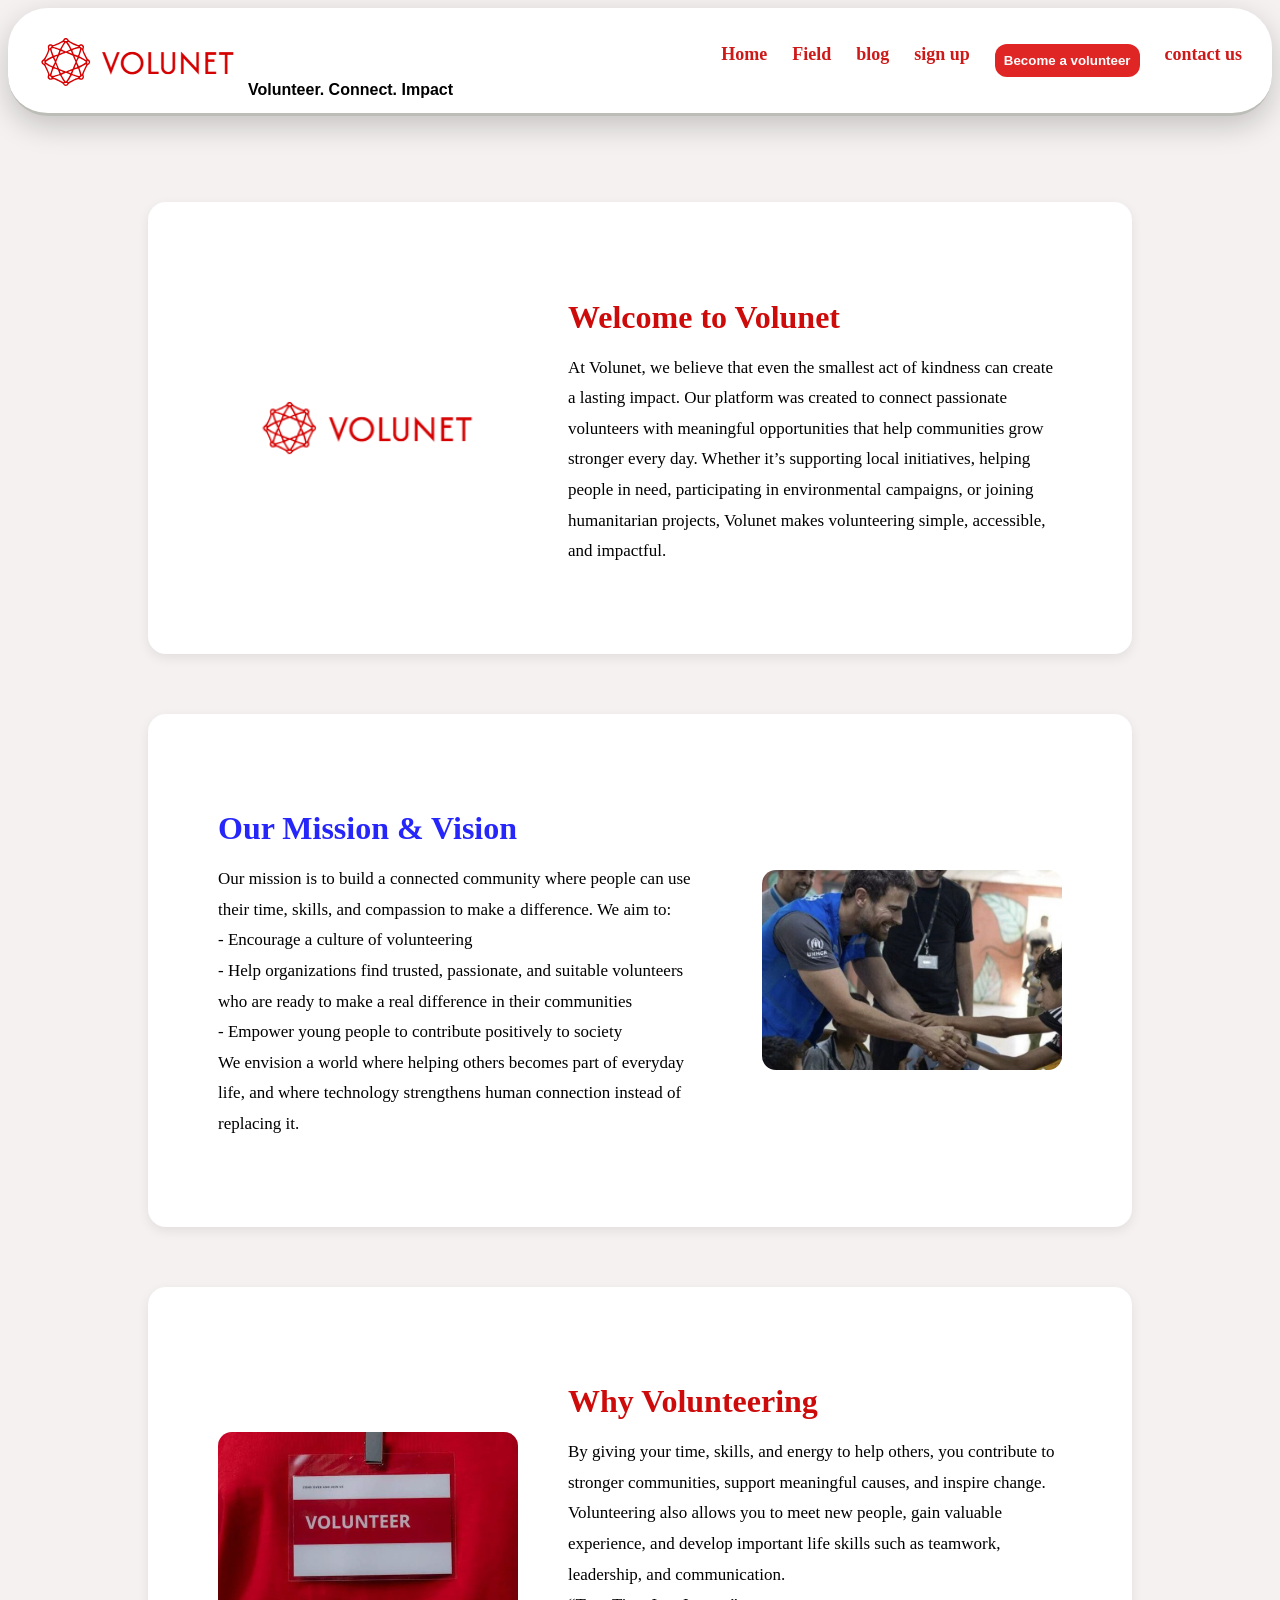
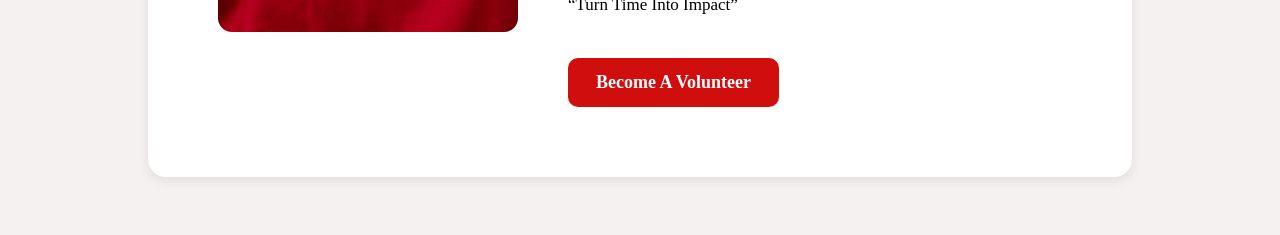
<file: about.html>
<!DOCTYPE html>
<html lang="en">
<head>
    <meta charset="UTF-8">
    <meta name="viewport" content="width=device-width, initial-scale=1.0">
    <title>Document</title>
    <link rel="stylesheet" href="about.css">
</head>
<nav class="navbar">
<div class="brand"><img src="téléchargé (2)5.png" alt="" class="logos" >
 <span class="slogan"> Volunteer. Connect. Impact</span>
</div>
<div class="menu-toggle" id="menu-toggle">
        ☰
    </div>

<ul class="lin" id="nav-links">  

<li><a href="index.html" >Home </a></li>
<li><a href="Onsite Field.html" >Field</a></li>
<li><a href="blog.html" >blog</a></li>
<li><a href="signup.html" target="_blank" >sign up </a></li>

<li><a href="Become.html" ><button>Become a volunteer</button></a></li>
<li><a href="index.html" >contact us</a></li>

</ul>

    </nav> <br><br>



<body>
    




  <div class="about-container">

    <!-- First Section -->
    <div class="section">
      <img src="téléchargé (2)4.png"
           alt="About Image">

      <div class="content">
        <h2>Welcome to Volunet</h2>

        <p>
         At Volunet, we believe that even the smallest act of kindness can create a lasting impact. Our platform was created to connect passionate volunteers with meaningful opportunities that help communities grow stronger every day.
Whether it’s supporting local initiatives, helping people in need, participating in environmental campaigns, or joining humanitarian projects, Volunet makes volunteering simple, accessible, and impactful.
        </p>
      </div>
    </div>

    <!-- Second Section -->
    <div class="section reverse">
      <img src="the.webp"
           alt="Mission Image">

      <div class="content">
        <h2 class="mo">Our Mission & Vision</h2>

        <p>
         Our mission is to build a connected community where people can use their time, skills, and compassion to make a difference.
We aim to: <br>
- Encourage a culture of volunteering <br>
- Help organizations find trusted, passionate, and suitable volunteers who are ready to make a real difference in their communities <br>
- Empower young people to contribute positively to society <br>
We envision a world where helping others becomes part of everyday life, and where technology strengthens human connection instead of replacing it.
        </p>
      </div>
    </div>

    <!-- Third Section -->
    <div class="section">
      <img src="badg.webp"
           alt="Join Us Image">

      <div class="content">
        <h2>Why Volunteering</h2>

        <p>
         By giving your time, skills, and energy to help others, you contribute to stronger communities, support 
         meaningful causes, and inspire change. Volunteering also allows you to meet new people, gain valuable experience, and develop important life skills such as teamwork, leadership, and communication. <br>
          <i></i><q>Turn Time Into Impact</q>  </i>
        </p>

        <a href="Become.html" class="btn">Become A Volunteer</a>
      </div>
    </div>

  </div>

<script>
const menu = document.getElementById("menu-toggle");
const links = document.getElementById("nav-links");

menu.addEventListener("click", () => {
    links.classList.toggle("active");
    menu.classList.toggle("active");
});
</script>


</body>
</html>
</file>
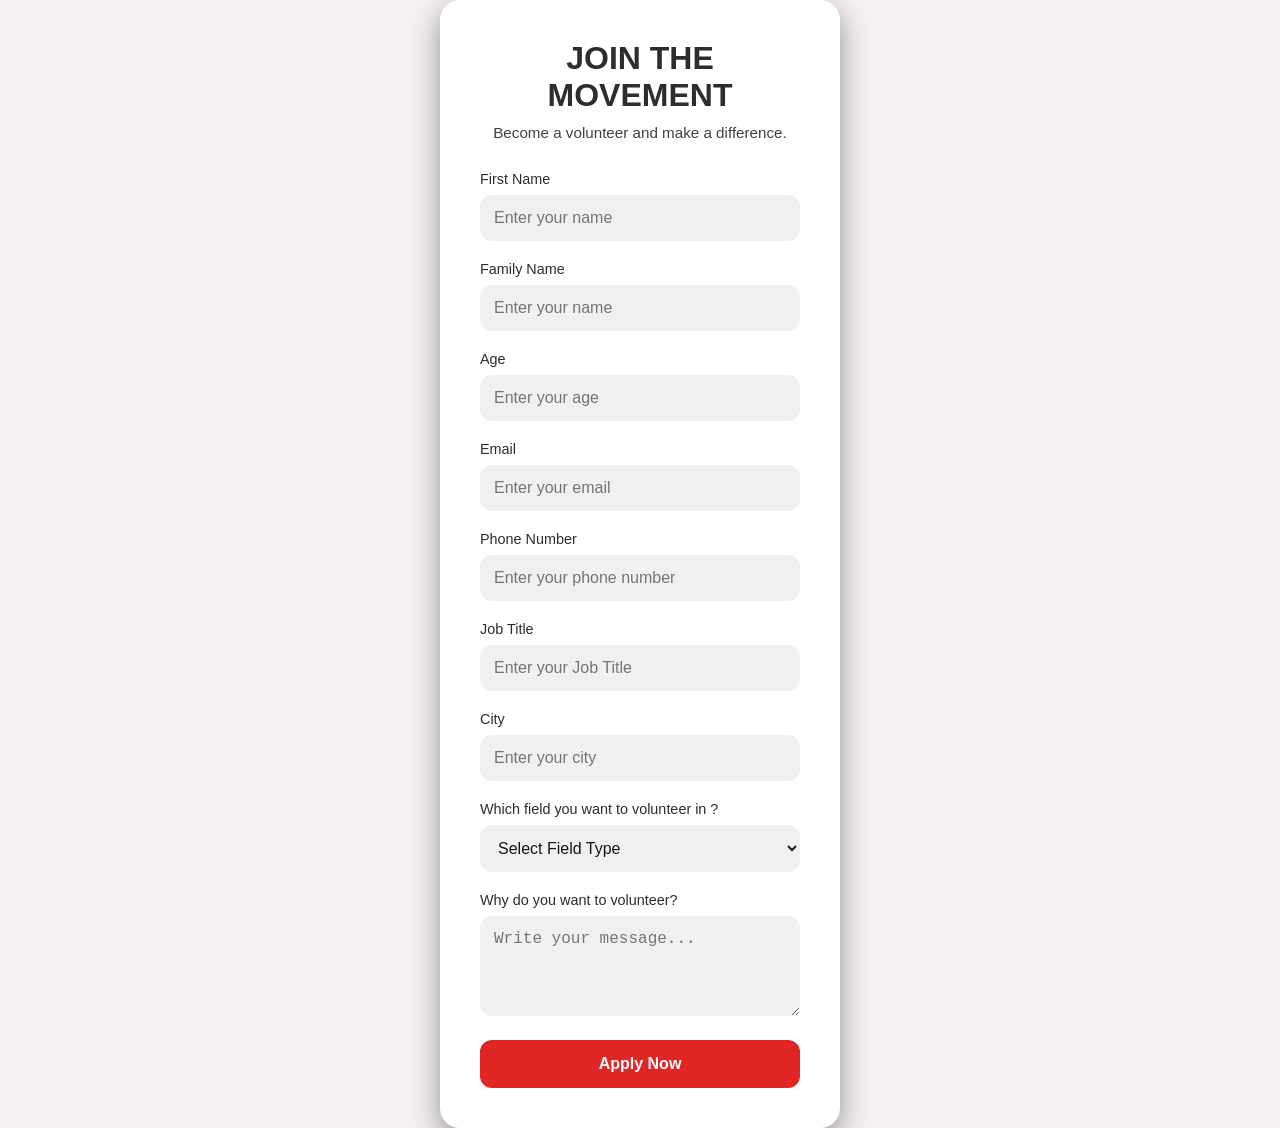
<file: Become.html>
<!DOCTYPE html>
<html lang="en">
<head>
    <meta charset="UTF-8">
    <meta name="viewport" content="width=device-width, initial-scale=1.0">
    <title>Document</title>
    <link rel="stylesheet" href="Become.css">
</head>
<body>
  <div class="form-box">
    <h1>JOIN THE MOVEMENT</h1>
    <p>Become a volunteer and make a difference.</p>

    <form>
      <div class="input-group">
        <label>First Name</label>
        <input type="text" placeholder="Enter your name" required>
      </div>

      <div class="input-group">
        <label>Family Name</label>
        <input type="text" placeholder="Enter your name" required>
      </div>

      <div class="input-group">
        <label>Age</label>
  <input 
    type="number" id="age" min="19" required placeholder="Enter your age"
  >
      </div>

      

      <div class="input-group">
        <label>Email</label>
        <input type="email" placeholder="Enter your email" required>
      </div>

      <div class="input-group">
        <label>Phone Number</label>
        <input type="tel" placeholder="Enter your phone number" required>
      </div>

<div class="input-group">
        <label>Job Title</label>
        <input type="text" placeholder="Enter your Job Title" required>
      </div>

<div class="input-group">
 <label>City</label>

  <input 
    type="text" 
    name="city"
    placeholder="Enter your city"
    required
  ></div>




<div class="input-group">
        <label>Which field you want to volunteer in ? </label>

  <select id="jobType" required>
    <option value="">Select  Field Type</option>
    <option value="onsite">Onsite  Field</option>
    <option value="online">Online  Field</option>
  </select>
      </div>
<!-- Onsite Jobs List -->
<div class="input-group" id="onsiteJobs" style="display:none;">
  <label>Select an Onsite  Field</label>

  <select>
    <option>Planting</option>
    <option>Animal Care</option>
    <option>Hospital Visits</option>
    <option>Event Organising</option>
    <option>Elderly Support</option>
    <option>Fundraising & Donations</option>
    <option>Clean-Up Campaigns</option>
    <option>Refugee Teaching</option>
    <option>Support Groups</option>
    <option>Mosque Care</option>
    <option>Historical Heritage Preservation</option>
    <option>Sports & Recreation</option>
    <option>First Aid Help</option>
    <option>Disaster Intervention</option>
    <option>Homeless Support</option>
    <option>Disability Care</option>
     </select>
</div>

<!-- Online Jobs List -->
<div class="input-group" id="onlineJobs" style="display:none;">
  <label>Select an Online  Field</label>

  <select>
    <option>Coding</option>
    <option>Graphic Design</option>
    <option>Translation</option>
    <option>Writing</option>
    <option>Online Teaching</option>
    <option>Editing</option>
    <option>Voice Over</option>
    <option>Online Advocacy</option>
    <option>Virtual Events</option>
    <option>Support Calls</option>
    <option>Virtual Assistant</option>
    <option>Fundraising Online Campaigns</option>
  </select>
</div>

<script>
  const jobType = document.getElementById("jobType");
  const onsiteJobs = document.getElementById("onsiteJobs");
  const onlineJobs = document.getElementById("onlineJobs");

  jobType.addEventListener("change", function () {

    if (this.value === "onsite") {
      onsiteJobs.style.display = "block";
      onlineJobs.style.display = "none";
    } 
    
    else if (this.value === "online") {
      onlineJobs.style.display = "block";
      onsiteJobs.style.display = "none";
    } 
    
    else {
      onsiteJobs.style.display = "none";
      onlineJobs.style.display = "none";
    }

  });
</script>


















      <div class="input-group">
        <label>Why do you want to volunteer?</label>
        <textarea placeholder="Write your message..."></textarea>
      </div>

      <button type="submit">Apply Now</button>
      
    </form>
  </div>


</body>
</html>








    </form>
</body>
</html>
</file>
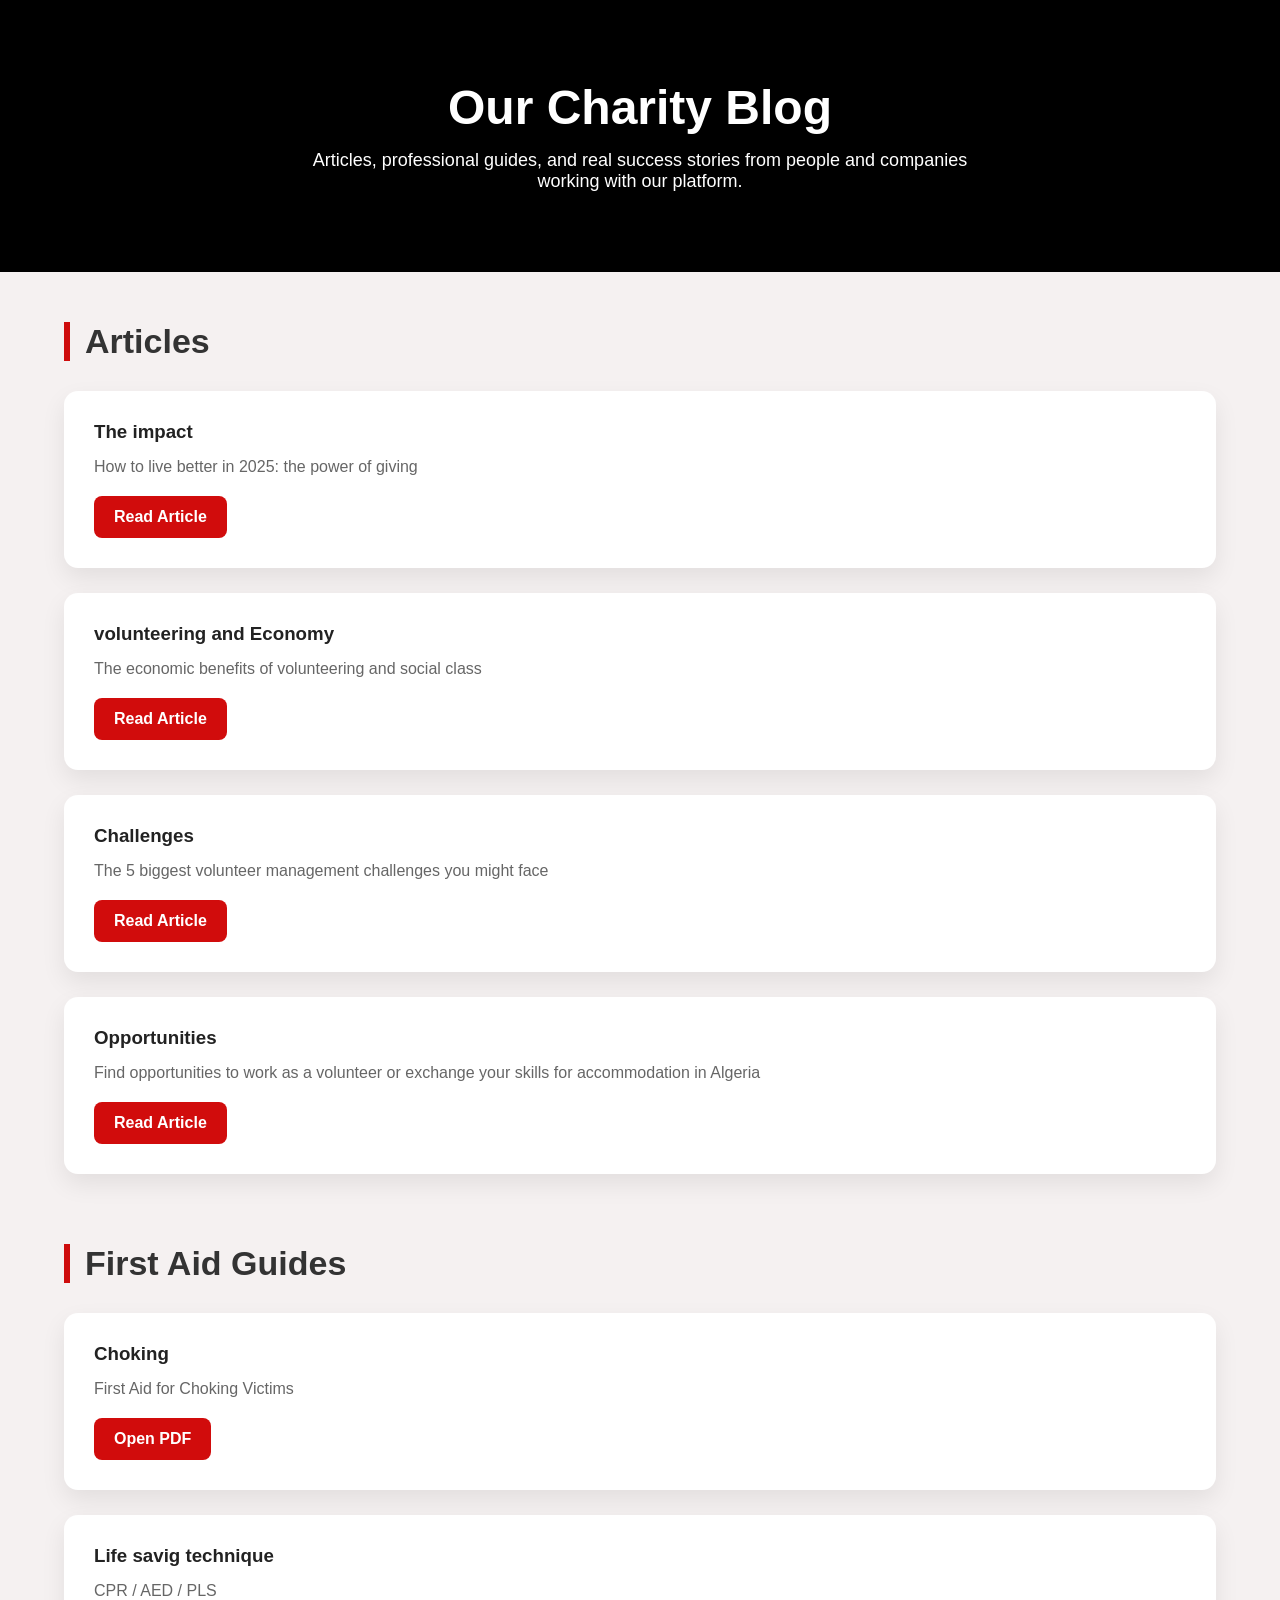
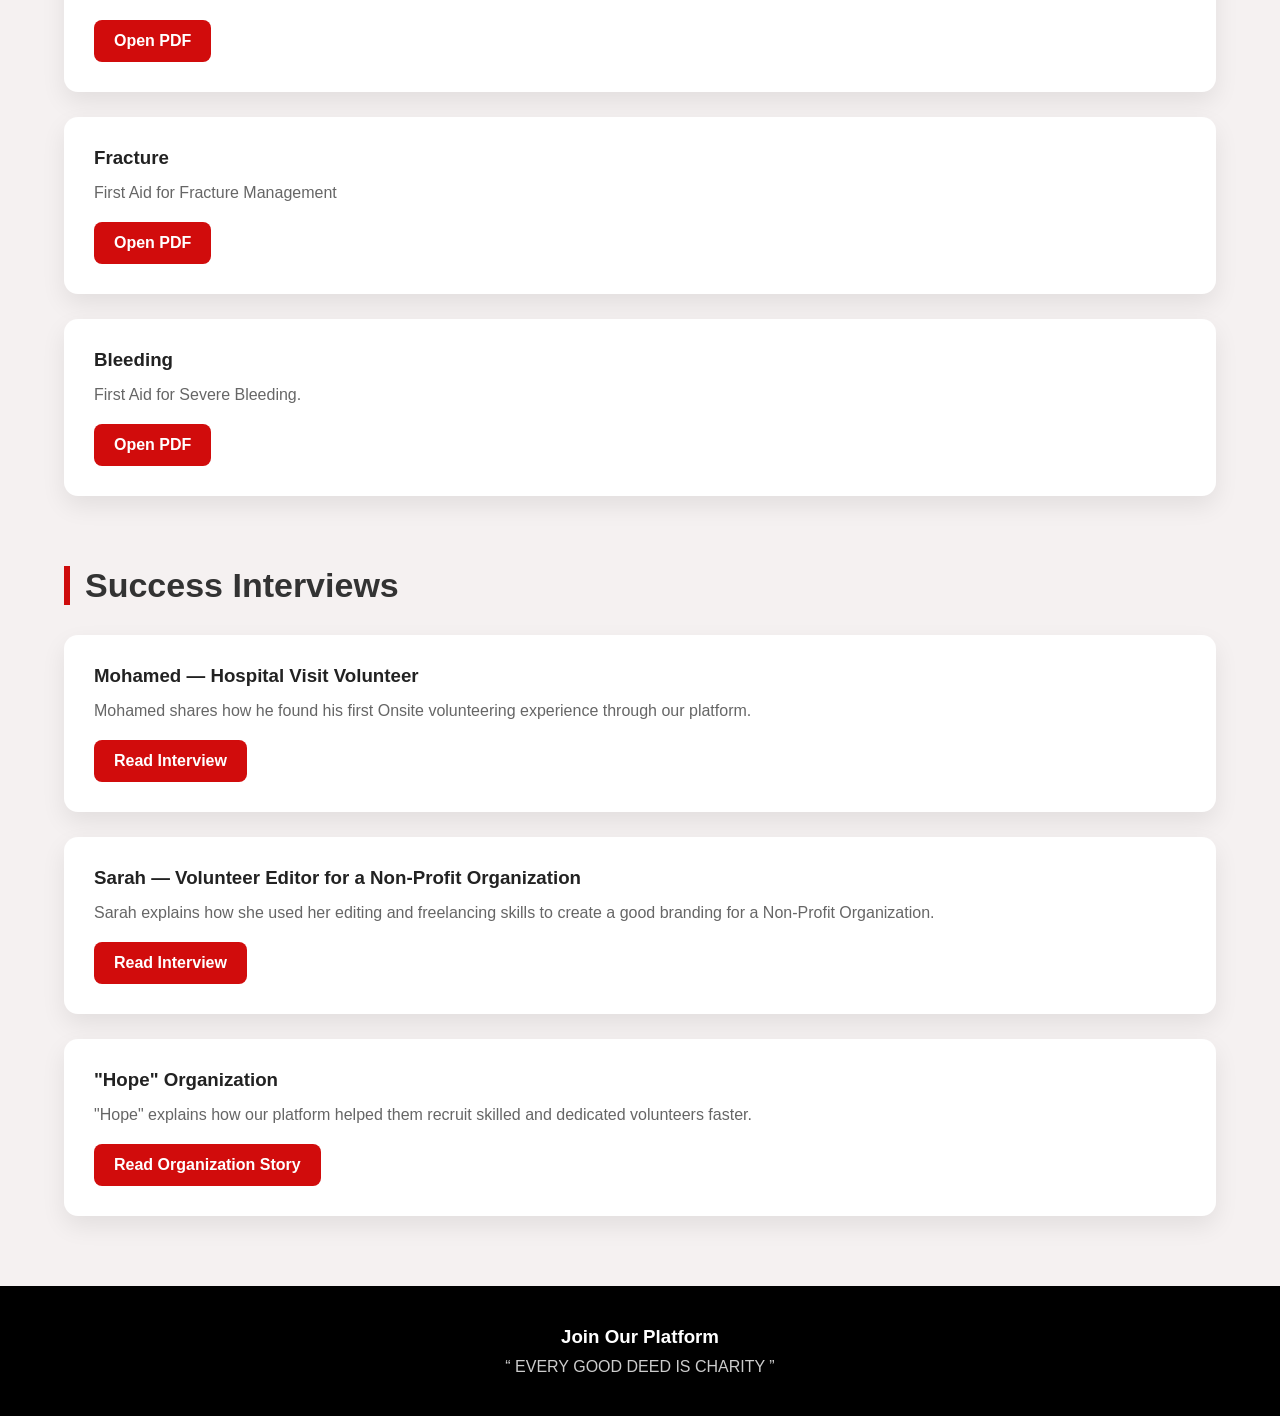
<file: blog.html>
<!DOCTYPE html>
<html lang="en">
<head>
    <meta charset="UTF-8">
    <meta name="viewport" content="width=device-width, initial-scale=1.0">
    <title>Document</title>
    <link rel="stylesheet" href="blog.css">
    
</head>



<body>



  <header class="hero">

    <h1>Our Charity Blog</h1>

    <p>
      Articles, professional guides, and real success stories
      from people and companies working with our platform.
    </p>

  </header>

  <main class="container">

    

    <section class="blog-section">

      <h2>Articles</h2>

      <div class="vertical-grid">

        <div class="card">
          <h3> The impact </h3>

          <p>
           
How to live better in 2025: the power of giving
          </p>

          <a href="https://www.theguardian.com/society/2025/jan/13/how-to-live-better-in-2025-the-power-of-giving" target="_blank">
            Read Article
          </a>
        </div>

        <div class="card">
          <h3>volunteering and Economy</h3>

          <p>
            The economic benefits of volunteering and social class
          </p>

          <a href="https://www.sciencedirect.com/science/article/abs/pii/S0049089X18309967" target="_blank">
            Read Article
          </a>
        </div>

        <div class="card">
          <h3>Challenges </h3>

          <p>
            The 5 biggest volunteer management challenges you might face
          </p>

          <a href="https://www.rosterfy.com/resources-hub/blog/the-5-biggest-volunteer-management-challenges-you-might-face/" target="_blank">
            Read Article
          </a>
        </div>

        <div class="card">
          <h3>Opportunities</h3>

          <p>
            Find opportunities to work as a volunteer or exchange your skills for accommodation in Algeria
          </p>

          <a href="https://www.worldpackers.com/search/africa/algeria" target="_blank">
            Read Article
          </a>
        </div>

      </div>

    </section>

   

    <section class="blog-section">

      <h2>First Aid Guides</h2>

      <div class="vertical-grid">

        <div class="card">
          <h3>Choking</h3>

          <p>
            First Aid for Choking Victims
          </p>

          <a href="Emergency_First_Aid__Choking_Victims.pdf" target="_blank">
            Open PDF
          </a>
        </div>

        <div class="card">
          <h3>Life savig technique</h3>

          <p>
             CPR / AED / PLS 
          </p>

          <a href="Essential_First_Aid_Visual_Guide.pdf" target="_blank">
            Open PDF
          </a>
        </div>

        <div class="card">
          <h3>Fracture</h3>

          <p>
            First Aid for Fracture Management
          </p>

          <a href="Emergency_Fracture_Management_First_Aid.pdf" target="_blank">
            Open PDF
          </a>
        </div>

        <div class="card">
          <h3>Bleeding</h3>

          <p>
            First Aid for Severe Bleeding.
          </p>

          <a href="First_Aid_for_Severe_Bleeding.pdf" target="_blank">
            Open PDF
          </a>
        </div>

      </div>

    </section>

    

    <section class="blog-section">

      <h2>Success Interviews</h2>

      <div class="vertical-grid">

        <div class="card">
          <h3>Mohamed —  Hospital Visit Volunteer</h3>

          <p>
            Mohamed shares how he found his first Onsite volunteering
            experience through our platform.
          </p>

          <a href="Mohamed.pdf" target="_blank">
            Read Interview
          </a>
        </div>

        <div class="card">
          <h3>Sarah — Volunteer Editor for a Non-Profit Organization</h3>

          <p>
            Sarah explains how she used her editing and freelancing skills to 
            create a good branding for a Non-Profit Organization.
          </p>

          <a href="Sarah.pdf" target="_blank">
            Read Interview
          </a>
        </div>

        <div class="card">
          <h3>"Hope" Organization</h3>

          <p>
            "Hope" explains how our platform helped
            them recruit skilled and dedicated volunteers faster.
          </p>

          <a href="Hope.pdf" target="_blank">
            Read Organization Story
          </a>
        </div>

      </div>

    </section>

  </main>

  

  <footer>

    <h3>Join Our Platform</h3>

    <p>
      <q> EVERY GOOD DEED IS CHARITY </q>
    </p>

  </footer>

</body>
</html>




</body>
</html>
</file>
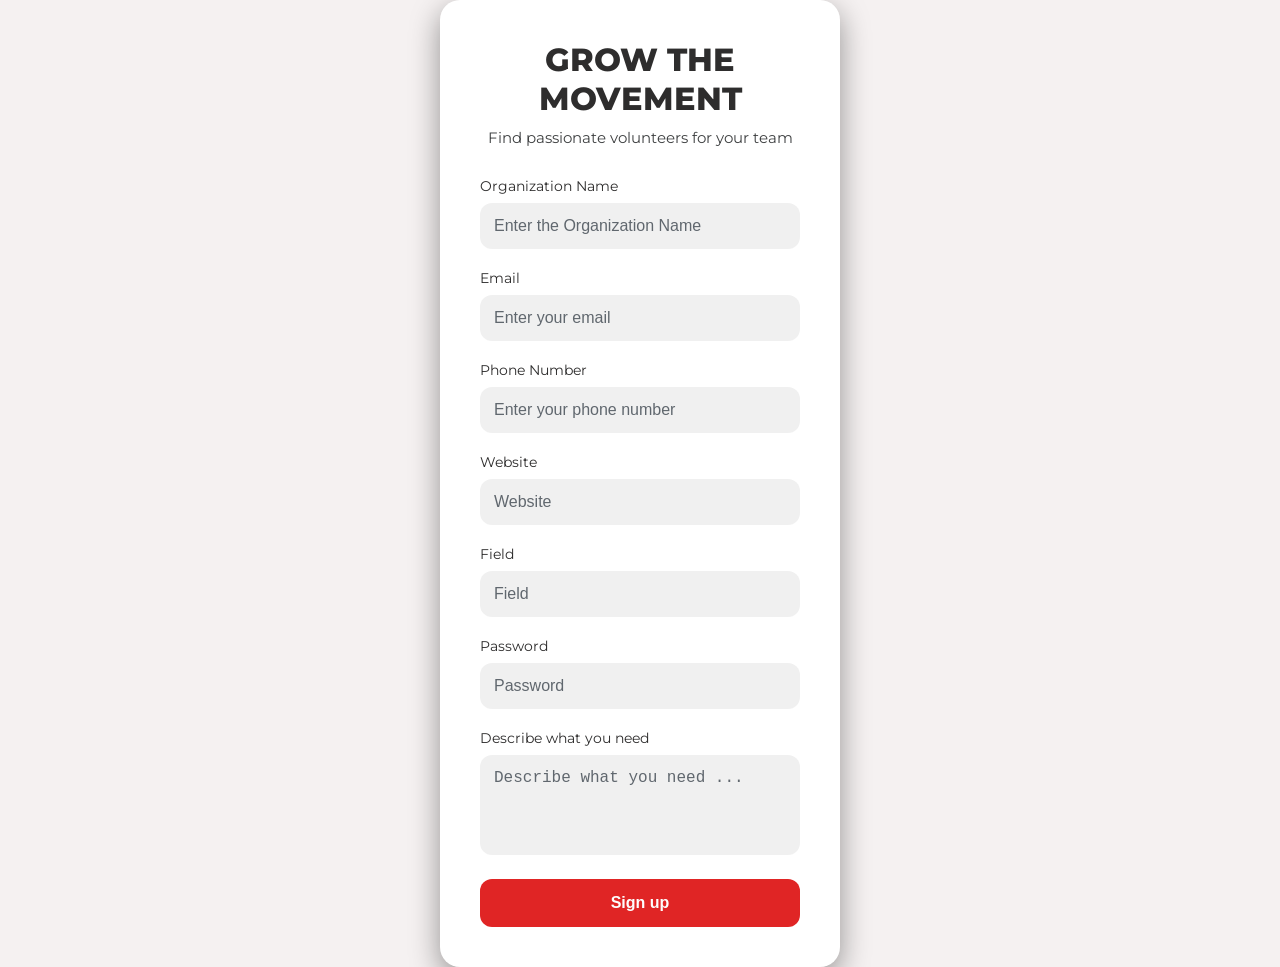
<file: signup.html>
<!DOCTYPE html>
<html lang="en">
<head>
    <meta charset="UTF-8">
    <meta name="viewport" content="width=device-width, initial-scale=1.0">
    <title>Document</title>
    <link rel="stylesheet" href="signup.css">
     <link rel="preconnect" href="https://fonts.googleapis.com">
  <link href="https://fonts.googleapis.com/css2?family=Montserrat:wght@400;600;800&display=swap" rel="stylesheet">
</head>
<body>
    




  <div class="form-box">
    <h1>GROW THE MOVEMENT</h1>
    <p> Find passionate volunteers for your team</p>

    <form>
      <div class="input-group">
        <label>Organization Name</label>
        <input type="text" placeholder="Enter the Organization Name">
      </div>

      <div class="input-group">
        <label>Email</label>
        <input type="email" placeholder="Enter your email">
      </div>

      <div class="input-group">
        <label>Phone Number</label>
        <input type="tel" placeholder="Enter your phone number">
      </div>
      <div class="input-group">
        <label>Website</label>
        <input type="url" placeholder="Website">
      </div>

      <div class="input-group">
        <label> Field</label>
        <input type="text" placeholder="Field">
      </div>
      <div class="input-group">
        <label>Password</label>
       <input type="password" placeholder="Password" required>
      </div>

      <div class="input-group">
        <label>Describe what you need </label>
        <textarea placeholder="Describe what you need ..."></textarea>
      </div>

      <button type="submit">Sign up</button>
      
    </form>
  </div>






    
</body>
</html>
</file>
<file: about.css>
.navbar {
    display: flex;
    justify-content: space-between;
    align-items: center;
    background-color:white;
    padding: 30px 30px;
    margin: 0px;
    font-family: 'Lucida Sans', 'Lucida Sans Regular', 'Lucida Grande', 'Lucida Sans Unicode', Geneva, Verdana, sans-serif;
margin: 0px;

border-bottom: 0.3cap rgb(189, 189, 184) solid;
border-radius: 40px 40px 40px 40px;

height: 45px ;
overflow: hidden;
 white-space: nowrap;
  box-shadow: 0 10px 30px rgba(0,0,0,0.2);
 
}
.lin {
display: flex;
list-style: none;
gap: 25px;

}

.slogan {
    font-weight: 900;
    position: absolute;
    bottom: 0px;
    left: 210px;

}


.brand {
    display: flex;
  align-items: center;
  gap: 15px;
 position: relative;
}




a {
    text-decoration: none;
    color: rgb(206, 25, 25);
    font-weight: bolder;
    font-size: large;
    font-family: 'Times New Roman', Times, serif;
    
}
a.ss {
text-decoration: none;
color: black;
 font-weight: 600;
 
}
button:hover{
    background-color: rgb(235, 234, 234);
    color: black;
    
}
button{
   
     background-color: rgb(224, 37, 37);
    color: rgb(253, 253, 253);
    font-weight: 700;
    padding: 9px;
    border-radius: 12px ;
    border: none;
   
}



.logos {
     height: 100% ;
  max-height: 100%;
  width: auto;
  object-fit: cover;
  padding: 0px 0px;
  flex-shrink: 0px;
}




a:hover{
    color: black;
    text-decoration: underline;
}
/* Hide hamburger on desktop */
.menu-toggle {
    display: none;
    font-size: 32px;
    cursor: pointer;
    color: rgb(206, 25, 25);
}







@media (max-width:768px){

.navbar{
    overflow: visible;
    position: relative;
}

/* hamburger button */
.menu-toggle{
    display: block;
    font-size: 32px;
    cursor: pointer;
    transition: transform 0.3s ease;
}

/* rotate hamburger when active */
.menu-toggle.active{
    transform: rotate(90deg);
}

/* dropdown menu */
.lin{
    display: flex;
    flex-direction: column;
    position: absolute;
    top: 100%;
    left: 0;
    width: 100%;
    background: white;
    text-align: center;

    gap: 0;
    padding: 0;

    max-height: 0;
    overflow: hidden;
    opacity: 0;
    transform: translateY(-10px);

    transition: all 0.4s ease;
    box-shadow: 0 10px 25px rgba(0,0,0,.15);
}

/* open state */
.lin.active{
    max-height: 500px;
    padding: 15px 0;
    opacity: 1;
    transform: translateY(0);
}

.lin li{
    padding: 12px 0;
}

/* optional: hide slogan on mobile */
.slogan{
    display: none;
}
}



body{
  background: rgb(245, 241, 241);
  color:black;
  ;
}

.about-container{
  display:flex;
  flex-direction:column;
  gap:60px;
  padding:50px 140px;
  box-sizing:border-box;
}

.section{
  display:flex;
  align-items:center;
  gap:50px;
  background:white;
  padding:70px;
  border-radius:18px;
  box-shadow:0 4px 12px rgba(0,0,0,0.08);
  box-sizing:border-box;
  flex-wrap:wrap;
}

.section img{
  width:300px;
  height:200px;
  object-fit:cover;
  border-radius:14px;
  flex-shrink:0;
}

.content{
  flex:1;
  min-width:250px;
}

.content{
  
}

.content h2{
  font-size:32px;
  margin-bottom:15px;
  color:rgb(206, 11, 11);
}

.content p{
  line-height:1.8;
  font-size:17px;
  color:#000000;
  max-width:600px;
}

/* Second section on right */
.reverse{
  flex-direction:row-reverse;
}

.btn{
  margin-top:20px;
  display:inline-block;
  padding:14px 28px;
  background:rgb(209, 14, 14);
  color:white;
  text-decoration:none;
  border-radius:10px;
  transition:0.3s;
  font-weight:bold;
}

.btn:hover{
  background:rgb(252, 58, 58);
}
h2.mo {
  color: rgb(38, 38, 250);
}

/* Responsive
@media(max-width:768px){

  .section,
  .reverse{
    flex-direction:column;
  }

  .section img{
    width:100%;
    height:220px;
  }

} */
@media (max-width: 768px){

  .about-container{
    padding:20px;
    gap:30px;
  }

  .section,
  .reverse{
    flex-direction:column;
    padding:25px;
    text-align:center;
  }

  .section img{
    width:100%;
    height:auto;
    max-height:220px;
  }

  .content p{
    font-size:15px;
  }

  .content h2{
    font-size:24px;
  }
}
</file>
<file: Become.css>
*{
  margin:0;
  padding:0;
  box-sizing:border-box;
}

body{
  font-family:'Montserrat', sans-serif;
  display:flex;
  justify-content:center;
  align-items:center;
  color:rgb(46, 45, 45);
   background-color: rgb(245, 241, 241);
}

.form-box{
  width:400px;
  background-color: white;
  backdrop-filter:blur(10px);
  padding:40px;
  border-radius:20px;
  box-shadow:0 10px 30px rgba(0,0,0,0.4);
   
}

.form-box h1{
  text-align:center;
  margin-bottom:10px;
  font-size:2rem;
  font-weight:800;
}

.form-box p{
  text-align:center;
  color:#3f4142;
  margin-bottom:30px;
  font-size:0.95rem;
}

.input-group{
  margin-bottom:20px;
}

.input-group label{
  display:block;
  margin-bottom:8px;
  font-size:0.9rem;
}

.input-group input,
.input-group textarea,
select{
  width:100%;
  padding:14px;
  border:none;
  border-radius:12px;
  background:rgba(134, 130, 130, 0.12);
  color:rgb(24, 23, 23);
  font-size:1rem;
  outline:none;
}

.input-group input::placeholder,
.input-group textarea::placeholder
.option{
  color:#60676e;
}

textarea{
  
  height:100px;
}

button{
  width:100%;
  padding:15px;
  border:none;
  border-radius:12px;
  background-color: rgb(224, 37, 37);
    color: rgb(253, 253, 253);
  font-size:1rem;
  font-weight:700;
  cursor:pointer;
  transition:0.3s;
}

button:hover{

   background-color: rgb(235, 234, 234);
    color: black;
  transform:translateY(-2px);
}
</file>
<file: blog.css>
*{
  margin:0;
  padding:0;
  box-sizing:border-box;
  font-family:Arial, sans-serif;
}

body{
  background: rgb(245, 241, 241);
  color:#222;
 ;
}



.hero{
  background:black;
  color:white;
  text-align:center;
  padding:80px 20px;
}

.hero h1{
  font-size:48px;
  margin-bottom:15px;
}

.hero p{
  max-width:700px;
  margin:auto;
  font-size:18px;
}



.container{
  width:90%;
  max-width:1200px;
  margin:50px auto;
}



.blog-section{
  margin-bottom:70px;
}

.blog-section h2{
  font-size:34px;
  margin-bottom:30px;
  border-left:6px solid rgb(206, 12, 12);
  padding-left:15px;
  color:#333;
}



.vertical-grid{
  display:flex;
  flex-direction:column;
  gap:25px;
}



.card{
  background:white;
  padding:30px;
  border-radius:14px;
  box-shadow:0 10px 25px rgba(0,0,0,0.08);
  transition:0.3s;
}

.card:hover{
  transform:translateY(-5px);
}

.card h3{
  margin-bottom:15px;
  color:#222;
}

.card p{
  margin-bottom:20px;
  color:#666;
}



.card a{
  display:inline-block;
  text-decoration:none;
  background:rgb(209, 12, 12);
  color:white;
  padding:12px 20px;
  border-radius:8px;
  transition:0.3s;
  font-weight:bold;
}

.card a:hover{
  background:rgb(233, 51, 51);
}



footer{
  background:#000000;
  color:white;
  text-align:center;
  padding:40px 20px;
}

footer h3{
  margin-bottom:10px;
}

footer p{
  opacity:0.8;
}
</file>
<file: signup.css>
*{
  margin:0;
  padding:0;
  box-sizing:border-box;
}

body{
  font-family:'Montserrat', sans-serif;
 

  display:flex;
  justify-content:center;
  align-items:center;
  color:rgb(46, 45, 45);
   background-color: rgb(245, 241, 241);
}

.form-box{
  width:400px;
  background-color: white;
  backdrop-filter:blur(10px);
  padding:40px;
  border-radius:20px;
  box-shadow:0 10px 30px rgba(0,0,0,0.4);
   
}

.form-box h1{
  text-align:center;
  margin-bottom:10px;
  font-size:2rem;
  font-weight:800;
}

.form-box p{
  text-align:center;
  color:#3f4142;
  margin-bottom:30px;
  font-size:0.95rem;
}

.input-group{
  margin-bottom:20px;
}

.input-group label{
  display:block;
  margin-bottom:8px;
  font-size:0.9rem;
}

.input-group input,
.input-group textarea{
  width:100%;
  padding:14px;
  border:none;
  border-radius:12px;
  background:rgba(134, 130, 130, 0.12);
  color:rgb(24, 23, 23);
  font-size:1rem;
  outline:none;
}

.input-group input::placeholder,
.input-group textarea::placeholder{
  color:#60676e;
}

textarea{
  resize:none;
  height:100px;
}

button{
  width:100%;
  padding:15px;
  border:none;
  border-radius:12px;
  background-color: rgb(224, 37, 37);
    color: rgb(253, 253, 253);
  font-size:1rem;
  font-weight:700;
  cursor:pointer;
  transition:0.3s;
}

button:hover{

   background-color: rgb(235, 234, 234);
    color: black;
  transform:translateY(-2px);
}
h2 {
background:linear-gradient(135deg,#111,#1e293b);
background:rgba(255,255,255,0.08);
}
</file>
